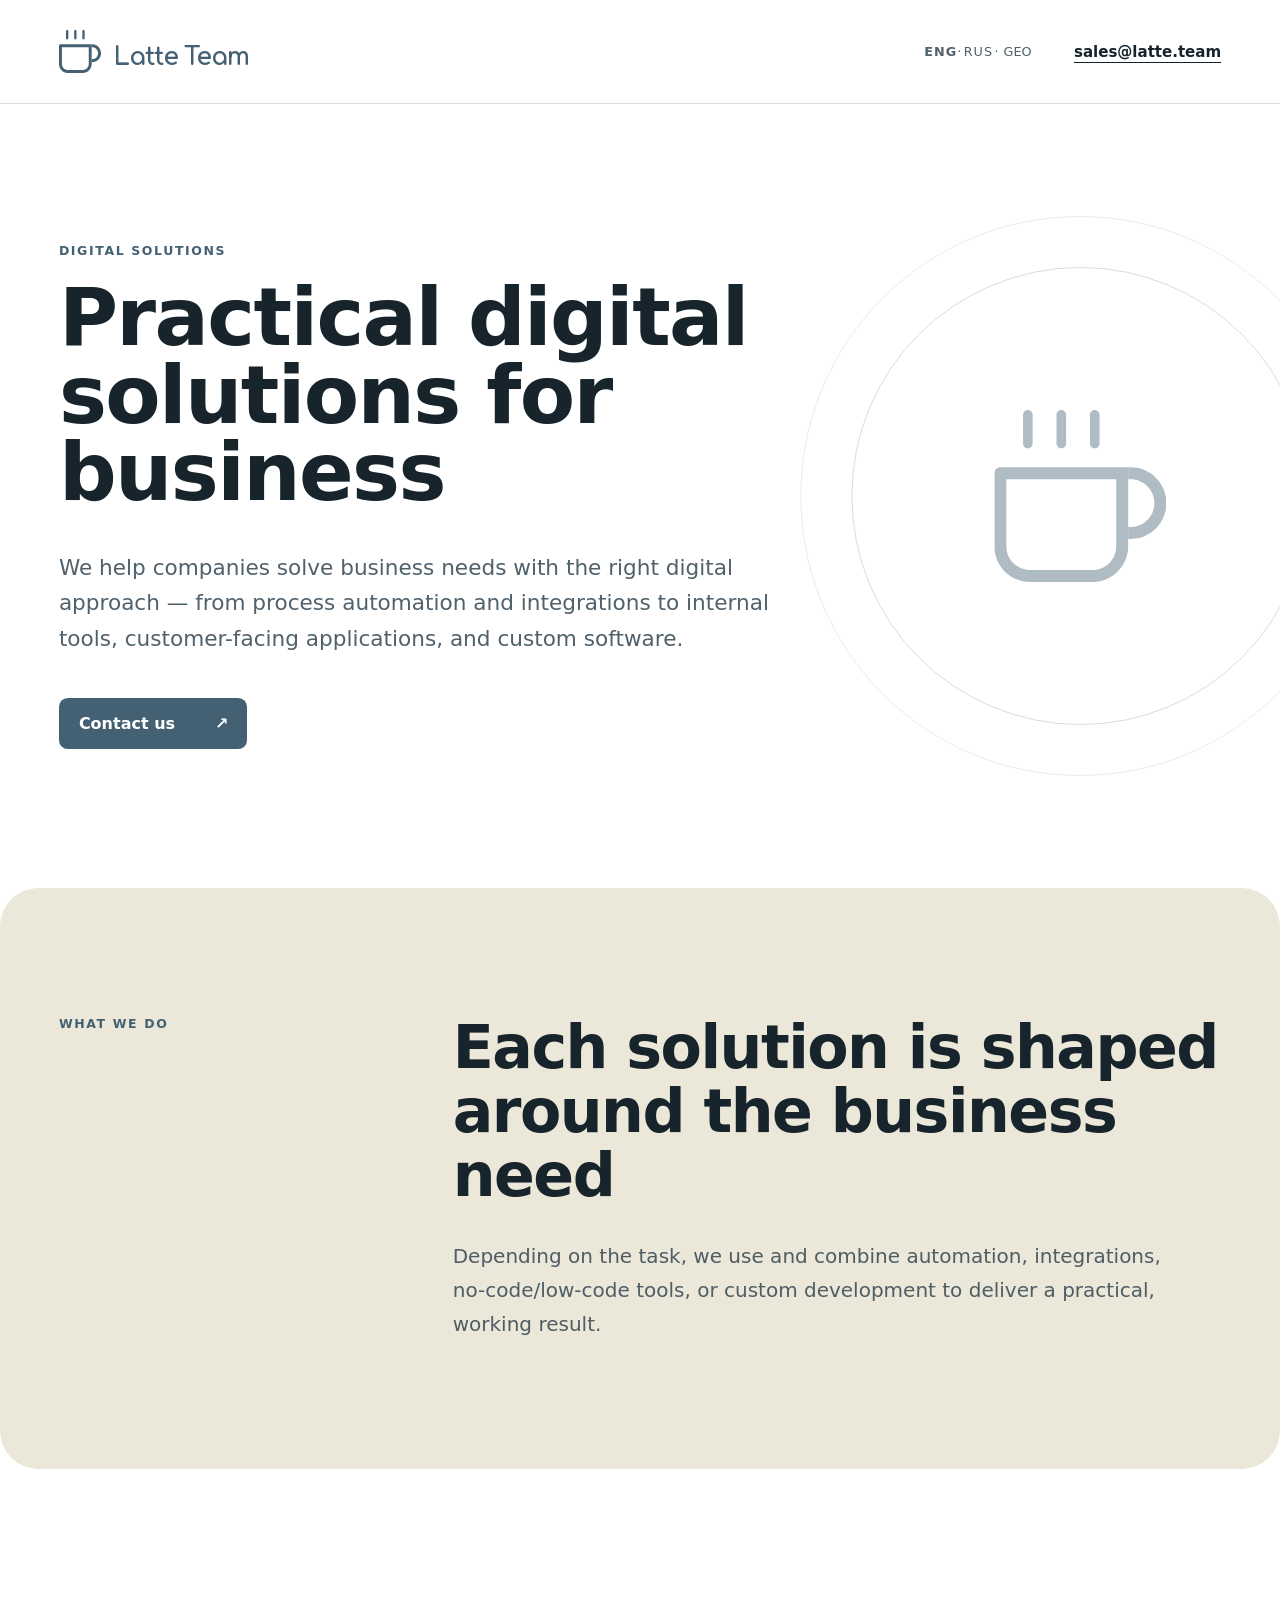
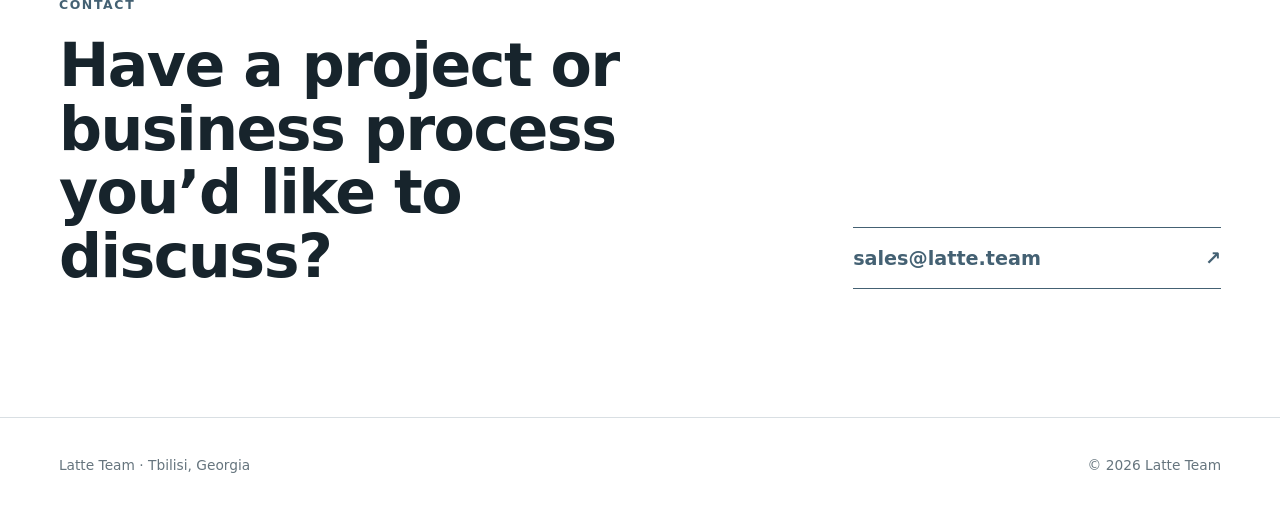
<file: index.html>
<!doctype html>
<html lang="en">
  <head>
    <meta charset="utf-8">
    <meta name="viewport" content="width=device-width, initial-scale=1">
    <meta
      http-equiv="Content-Security-Policy"
      content="default-src 'none'; style-src 'self'; img-src 'self'; font-src 'self'; base-uri 'none'; form-action 'none'"
    >
    <title>Latte Team — Digital Solutions for Business</title>
    <meta
      name="description"
      content="Latte Team helps companies solve business needs with automation, integrations, no-code/low-code tools, and custom software."
    >
    <link rel="canonical" href="https://latte.team/">
    <link rel="alternate" hreflang="en" href="https://latte.team/">
    <link rel="alternate" hreflang="ru" href="https://latte.team/ru/">
    <link rel="alternate" hreflang="ka" href="https://latte.team/ka/">
    <link rel="alternate" hreflang="x-default" href="https://latte.team/">
    <link rel="icon" href="/assets/latte-mark.svg" type="image/svg+xml">
    <link rel="alternate icon" href="/favicon.ico" type="image/x-icon">
    <link
      rel="preload"
      href="/assets/comfortaa-latin-700.woff2"
      as="font"
      type="font/woff2"
      crossorigin
    >

    <meta property="og:type" content="website">
    <meta property="og:site_name" content="Latte Team">
    <meta property="og:locale" content="en_US">
    <meta property="og:locale:alternate" content="ru_RU">
    <meta property="og:locale:alternate" content="ka_GE">
    <meta property="og:title" content="Latte Team — Digital Solutions for Business">
    <meta
      property="og:description"
      content="Practical digital solutions shaped around real business needs."
    >
    <meta property="og:url" content="https://latte.team/">
    <meta property="og:image" content="https://latte.team/assets/og-image.png">
    <meta property="og:image:secure_url" content="https://latte.team/assets/og-image.png">
    <meta property="og:image:type" content="image/png">
    <meta property="og:image:width" content="1200">
    <meta property="og:image:height" content="630">
    <meta property="og:image:alt" content="Latte Team — digital solutions for business">
    <meta name="twitter:card" content="summary_large_image">
    <meta name="twitter:title" content="Latte Team — Digital Solutions for Business">
    <meta
      name="twitter:description"
      content="Practical digital solutions shaped around real business needs."
    >
    <meta name="twitter:image" content="https://latte.team/assets/og-image.png">
    <meta name="twitter:image:alt" content="Latte Team — digital solutions for business">

    <link rel="stylesheet" href="/styles.css?v=04b78f107804">
  </head>
  <body>
    <a class="skip-link" href="#top">Skip to main content</a>
    <header class="site-header">
      <a class="brand" href="/" aria-label="Latte Team home">
        <img src="/assets/latte-mark.svg" width="42" height="42" alt="">
        <span>Latte Team</span>
      </a>
      <div class="header-actions">
        <nav class="language-switcher" aria-label="Language selection">
          <a href="/" lang="en" aria-current="page">ENG</a>
          <span aria-hidden="true">·</span>
          <a href="/ru/" lang="ru">RUS</a>
          <span aria-hidden="true">·</span>
          <a href="/ka/" lang="ka">GEO</a>
        </nav>
        <a class="header-contact" href="mailto:sales@latte.team">sales@latte.team</a>
      </div>
    </header>

    <main id="top" tabindex="-1">
      <section class="hero" aria-labelledby="hero-title">
        <div class="hero-copy">
          <p class="eyebrow">Digital solutions</p>
          <h1 id="hero-title">
            <span>Practical digital</span>
            <span>solutions for business</span>
          </h1>
          <p class="hero-intro">
            We help companies solve business needs with the right digital approach — from process
            automation and integrations to internal tools, customer-facing applications, and custom
            software.
          </p>
          <a class="primary-action" href="mailto:sales@latte.team">
            <span>Contact us</span>
            <span aria-hidden="true">↗</span>
          </a>
        </div>

        <div class="hero-mark" aria-hidden="true">
          <img src="/assets/latte-mark.svg" alt="">
        </div>
      </section>

      <section class="about" aria-labelledby="about-title">
        <p class="section-label">What we do</p>
        <div class="about-copy">
          <h2 id="about-title">
            Each solution is shaped around the business need
          </h2>
          <p>
            Depending on the task, we use and combine automation, integrations, no-code/low-code
            tools, or custom development to deliver a practical, working result.
          </p>
        </div>
      </section>

      <section class="contact" aria-labelledby="contact-title">
        <div>
          <p class="section-label">Contact</p>
          <h2 id="contact-title">Have a project or business process you’d like to discuss?</h2>
        </div>
        <a class="contact-email" href="mailto:sales@latte.team">
          <span>sales@latte.team</span>
          <span aria-hidden="true">↗</span>
        </a>
      </section>
    </main>

    <footer>
      <span>Latte Team · Tbilisi, Georgia</span>
      <span>© 2026 Latte Team</span>
    </footer>
  </body>
</html>
</file>
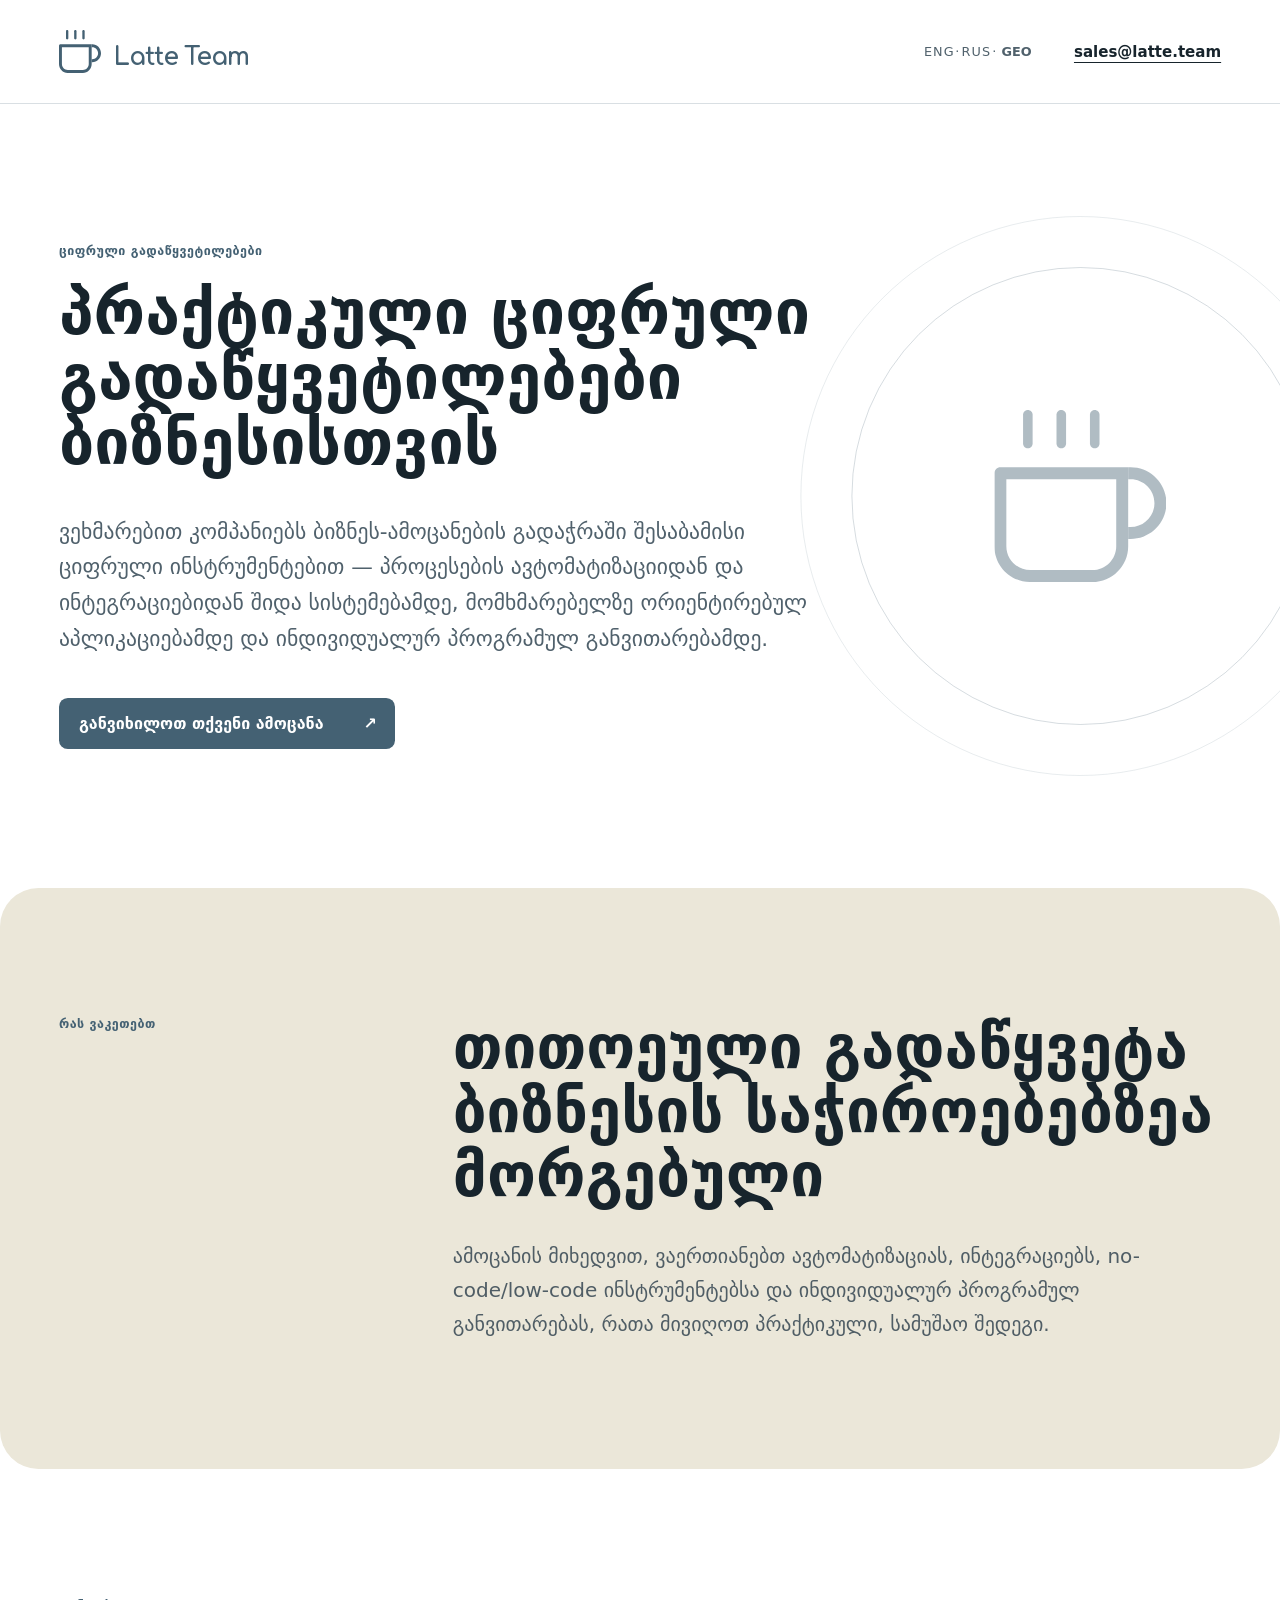
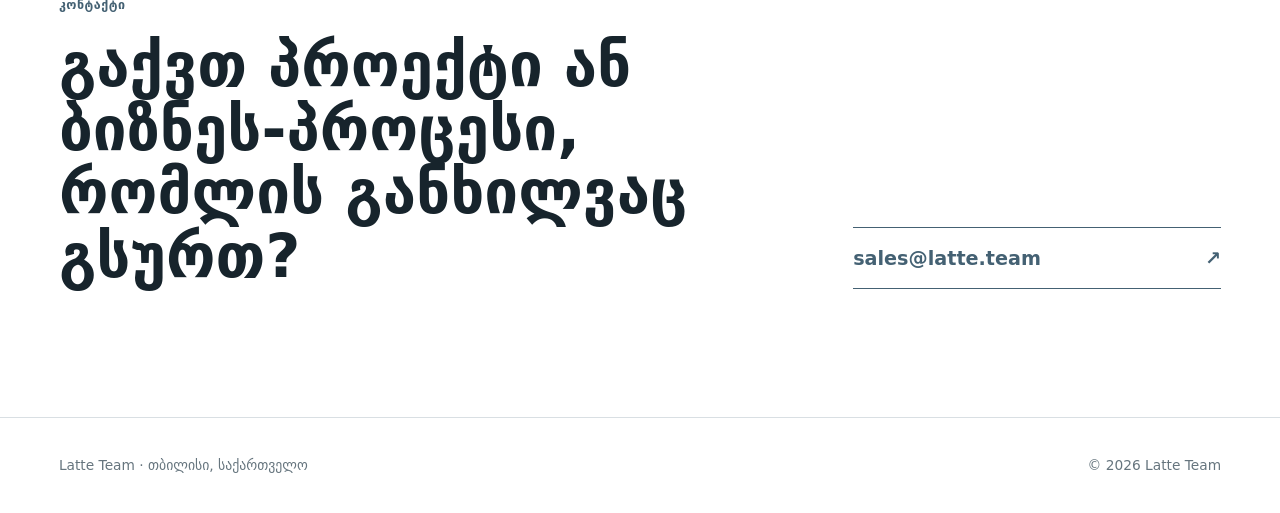
<file: ka/index.html>
<!doctype html>
<html lang="ka">
  <head>
    <meta charset="utf-8">
    <meta name="viewport" content="width=device-width, initial-scale=1">
    <meta
      http-equiv="Content-Security-Policy"
      content="default-src 'none'; style-src 'self'; img-src 'self'; font-src 'self'; base-uri 'none'; form-action 'none'"
    >
    <title>Latte Team — ციფრული გადაწყვეტილებები ბიზნესისთვის</title>
    <meta
      name="description"
      content="Latte Team ეხმარება კომპანიებს ბიზნეს-ამოცანების გადაჭრაში ავტომატიზაციით, ინტეგრაციებით, no-code/low-code ინსტრუმენტებითა და ინდივიდუალური პროგრამული განვითარებით."
    >
    <link rel="canonical" href="https://latte.team/ka/">
    <link rel="alternate" hreflang="en" href="https://latte.team/">
    <link rel="alternate" hreflang="ru" href="https://latte.team/ru/">
    <link rel="alternate" hreflang="ka" href="https://latte.team/ka/">
    <link rel="alternate" hreflang="x-default" href="https://latte.team/">
    <link rel="icon" href="/assets/latte-mark.svg" type="image/svg+xml">
    <link rel="alternate icon" href="/favicon.ico" type="image/x-icon">
    <link
      rel="preload"
      href="/assets/comfortaa-latin-700.woff2"
      as="font"
      type="font/woff2"
      crossorigin
    >

    <meta property="og:type" content="website">
    <meta property="og:site_name" content="Latte Team">
    <meta property="og:locale" content="ka_GE">
    <meta property="og:locale:alternate" content="en_US">
    <meta property="og:locale:alternate" content="ru_RU">
    <meta property="og:title" content="Latte Team — ციფრული გადაწყვეტილებები ბიზნესისთვის">
    <meta
      property="og:description"
      content="პრაქტიკული ციფრული გადაწყვეტილებები, რომლებიც ბიზნესის რეალურ საჭიროებებს ეფუძნება."
    >
    <meta property="og:url" content="https://latte.team/ka/">
    <meta property="og:image" content="https://latte.team/assets/og-image.png">
    <meta property="og:image:secure_url" content="https://latte.team/assets/og-image.png">
    <meta property="og:image:type" content="image/png">
    <meta property="og:image:width" content="1200">
    <meta property="og:image:height" content="630">
    <meta property="og:image:alt" content="Latte Team — ციფრული გადაწყვეტილებები ბიზნესისთვის">
    <meta name="twitter:card" content="summary_large_image">
    <meta name="twitter:title" content="Latte Team — ციფრული გადაწყვეტილებები ბიზნესისთვის">
    <meta
      name="twitter:description"
      content="პრაქტიკული ციფრული გადაწყვეტილებები, რომლებიც ბიზნესის რეალურ საჭიროებებს ეფუძნება."
    >
    <meta name="twitter:image" content="https://latte.team/assets/og-image.png">
    <meta name="twitter:image:alt" content="Latte Team — ციფრული გადაწყვეტილებები ბიზნესისთვის">

    <link rel="stylesheet" href="/styles.css?v=04b78f107804">
  </head>
  <body>
    <a class="skip-link" href="#top">მთავარ შინაარსზე გადასვლა</a>
    <header class="site-header">
      <a class="brand" href="/ka/" aria-label="Latte Team — მთავარ გვერდზე">
        <img src="/assets/latte-mark.svg" width="42" height="42" alt="">
        <span>Latte Team</span>
      </a>
      <div class="header-actions">
        <nav class="language-switcher" aria-label="ენის არჩევა">
          <a href="/" lang="en">ENG</a>
          <span aria-hidden="true">·</span>
          <a href="/ru/" lang="ru">RUS</a>
          <span aria-hidden="true">·</span>
          <a href="/ka/" lang="ka" aria-current="page">GEO</a>
        </nav>
        <a class="header-contact" href="mailto:sales@latte.team">sales@latte.team</a>
      </div>
    </header>

    <main id="top" tabindex="-1">
      <section class="hero" aria-labelledby="hero-title">
        <div class="hero-copy">
          <p class="eyebrow">ციფრული გადაწყვეტილებები</p>
          <h1 id="hero-title">
            <span>პრაქტიკული ციფრული</span>
            <span>გადაწყვეტილებები ბიზნესისთვის</span>
          </h1>
          <p class="hero-intro">
            ვეხმარებით კომპანიებს ბიზნეს-ამოცანების გადაჭრაში შესაბამისი ციფრული ინსტრუმენტებით —
            პროცესების ავტომატიზაციიდან და ინტეგრაციებიდან შიდა სისტემებამდე, მომხმარებელზე
            ორიენტირებულ აპლიკაციებამდე და ინდივიდუალურ პროგრამულ განვითარებამდე.
          </p>
          <a class="primary-action" href="mailto:sales@latte.team">
            <span>განვიხილოთ თქვენი ამოცანა</span>
            <span aria-hidden="true">↗</span>
          </a>
        </div>

        <div class="hero-mark" aria-hidden="true">
          <img src="/assets/latte-mark.svg" alt="">
        </div>
      </section>

      <section class="about" aria-labelledby="about-title">
        <p class="section-label">რას ვაკეთებთ</p>
        <div class="about-copy">
          <h2 id="about-title">თითოეული გადაწყვეტა ბიზნესის საჭიროებებზეა მორგებული</h2>
          <p>
            ამოცანის მიხედვით, ვაერთიანებთ ავტომატიზაციას, ინტეგრაციებს, no-code/low-code
            ინსტრუმენტებსა და ინდივიდუალურ პროგრამულ განვითარებას, რათა მივიღოთ პრაქტიკული,
            სამუშაო შედეგი.
          </p>
        </div>
      </section>

      <section class="contact" aria-labelledby="contact-title">
        <div>
          <p class="section-label">კონტაქტი</p>
          <h2 id="contact-title">გაქვთ პროექტი ან ბიზნეს-პროცესი, რომლის განხილვაც გსურთ?</h2>
        </div>
        <a class="contact-email" href="mailto:sales@latte.team">
          <span>sales@latte.team</span>
          <span aria-hidden="true">↗</span>
        </a>
      </section>
    </main>

    <footer>
      <span>Latte Team · თბილისი, საქართველო</span>
      <span>© 2026 Latte Team</span>
    </footer>
  </body>
</html>
</file>
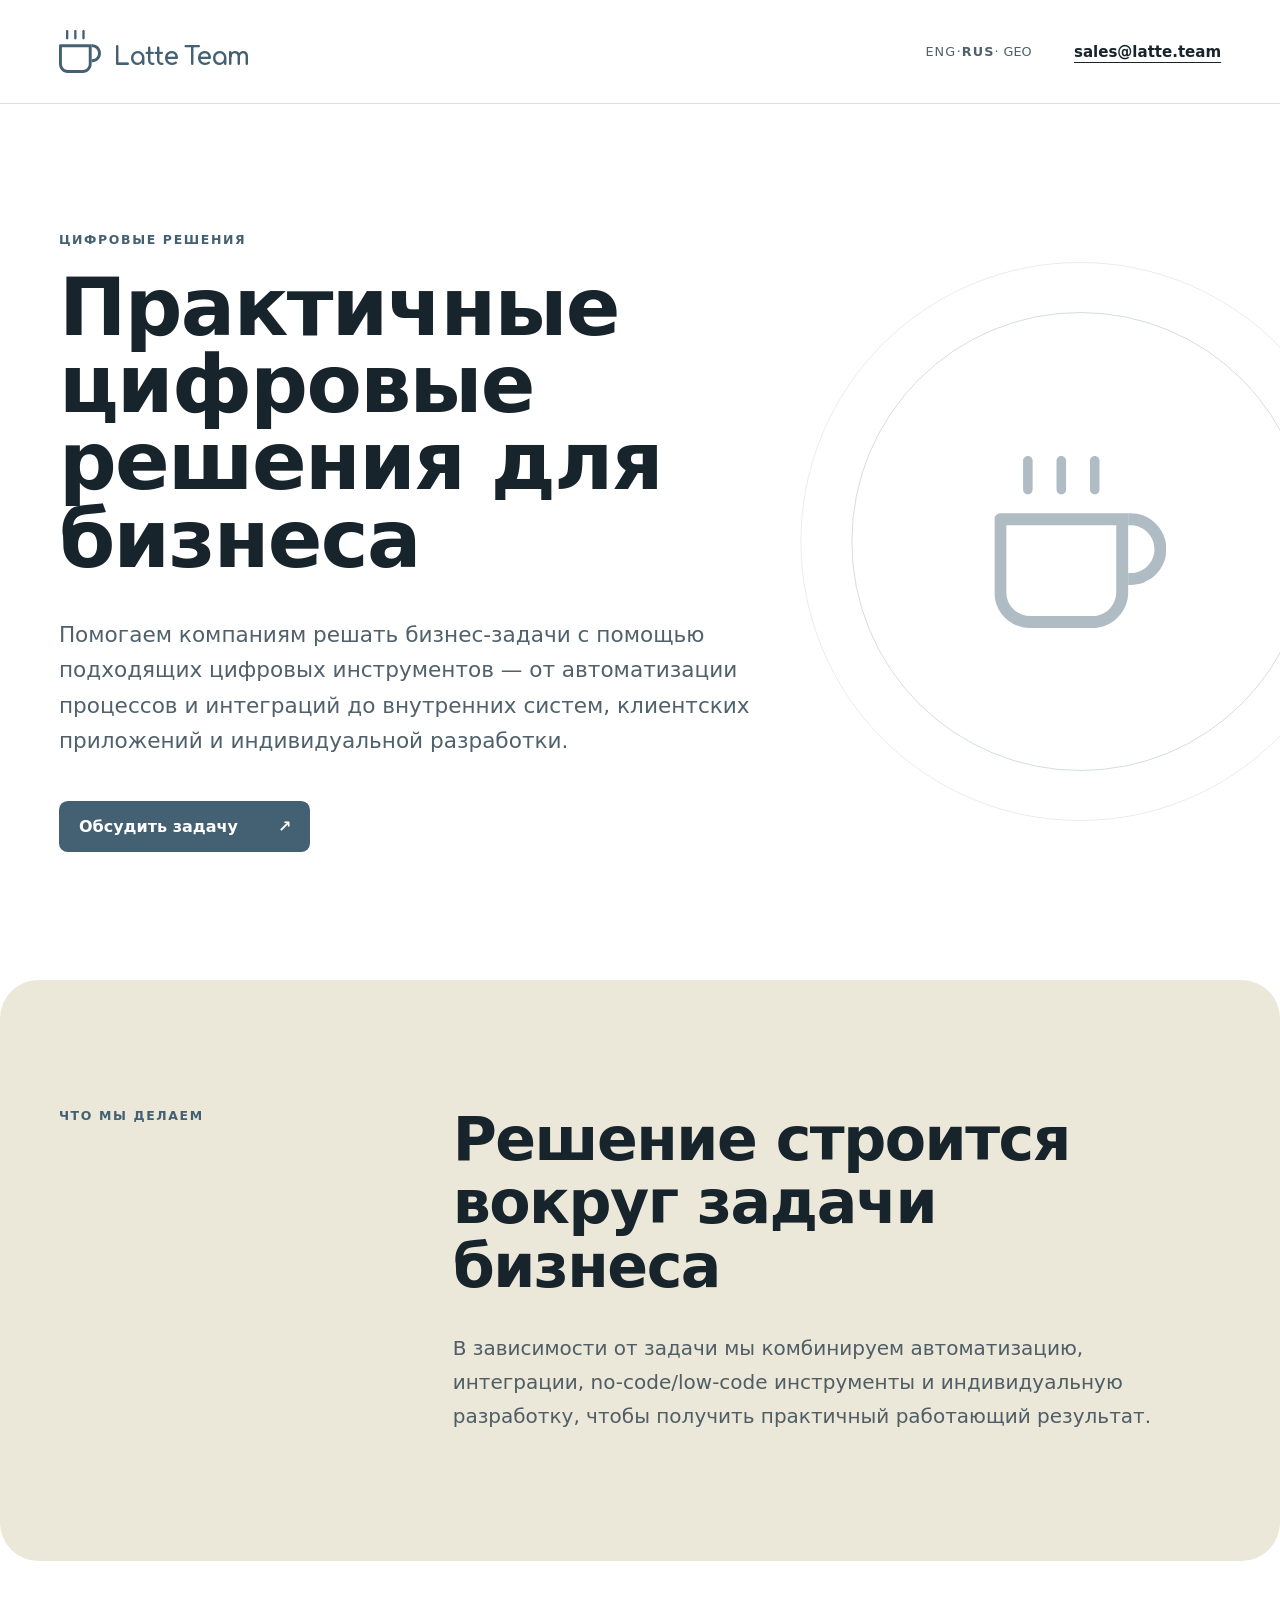
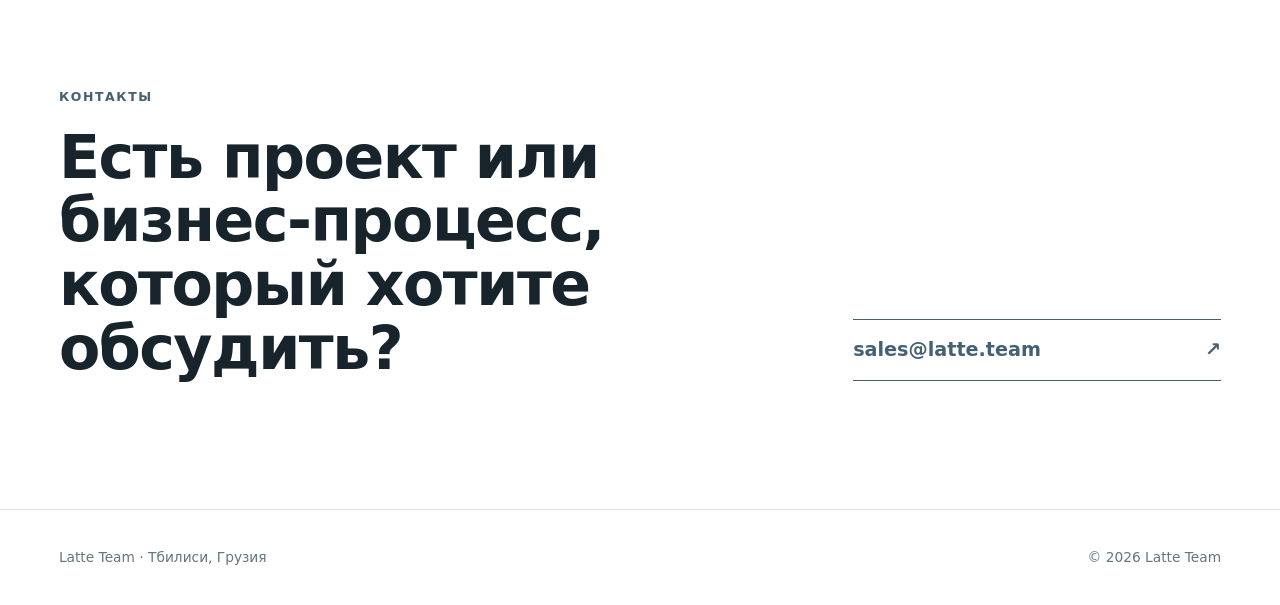
<file: ru/index.html>
<!doctype html>
<html lang="ru">
  <head>
    <meta charset="utf-8">
    <meta name="viewport" content="width=device-width, initial-scale=1">
    <meta
      http-equiv="Content-Security-Policy"
      content="default-src 'none'; style-src 'self'; img-src 'self'; font-src 'self'; base-uri 'none'; form-action 'none'"
    >
    <title>Latte Team — Цифровые решения для бизнеса</title>
    <meta
      name="description"
      content="Latte Team помогает компаниям решать бизнес-задачи с помощью автоматизации, интеграций, no-code/low-code инструментов и индивидуальной разработки."
    >
    <link rel="canonical" href="https://latte.team/ru/">
    <link rel="alternate" hreflang="en" href="https://latte.team/">
    <link rel="alternate" hreflang="ru" href="https://latte.team/ru/">
    <link rel="alternate" hreflang="ka" href="https://latte.team/ka/">
    <link rel="alternate" hreflang="x-default" href="https://latte.team/">
    <link rel="icon" href="/assets/latte-mark.svg" type="image/svg+xml">
    <link rel="alternate icon" href="/favicon.ico" type="image/x-icon">
    <link
      rel="preload"
      href="/assets/comfortaa-latin-700.woff2"
      as="font"
      type="font/woff2"
      crossorigin
    >

    <meta property="og:type" content="website">
    <meta property="og:site_name" content="Latte Team">
    <meta property="og:locale" content="ru_RU">
    <meta property="og:locale:alternate" content="en_US">
    <meta property="og:locale:alternate" content="ka_GE">
    <meta property="og:title" content="Latte Team — Цифровые решения для бизнеса">
    <meta
      property="og:description"
      content="Практичные цифровые решения, построенные вокруг задач бизнеса."
    >
    <meta property="og:url" content="https://latte.team/ru/">
    <meta property="og:image" content="https://latte.team/assets/og-image.png">
    <meta property="og:image:secure_url" content="https://latte.team/assets/og-image.png">
    <meta property="og:image:type" content="image/png">
    <meta property="og:image:width" content="1200">
    <meta property="og:image:height" content="630">
    <meta property="og:image:alt" content="Latte Team — цифровые решения для бизнеса">
    <meta name="twitter:card" content="summary_large_image">
    <meta name="twitter:title" content="Latte Team — Цифровые решения для бизнеса">
    <meta
      name="twitter:description"
      content="Практичные цифровые решения, построенные вокруг задач бизнеса."
    >
    <meta name="twitter:image" content="https://latte.team/assets/og-image.png">
    <meta name="twitter:image:alt" content="Latte Team — цифровые решения для бизнеса">

    <link rel="stylesheet" href="/styles.css?v=04b78f107804">
  </head>
  <body>
    <a class="skip-link" href="#top">Перейти к содержанию</a>
    <header class="site-header">
      <a class="brand" href="/ru/" aria-label="Latte Team — на главную">
        <img src="/assets/latte-mark.svg" width="42" height="42" alt="">
        <span>Latte Team</span>
      </a>
      <div class="header-actions">
        <nav class="language-switcher" aria-label="Выбор языка">
          <a href="/" lang="en">ENG</a>
          <span aria-hidden="true">·</span>
          <a href="/ru/" lang="ru" aria-current="page">RUS</a>
          <span aria-hidden="true">·</span>
          <a href="/ka/" lang="ka">GEO</a>
        </nav>
        <a class="header-contact" href="mailto:sales@latte.team">sales@latte.team</a>
      </div>
    </header>

    <main id="top" tabindex="-1">
      <section class="hero" aria-labelledby="hero-title">
        <div class="hero-copy">
          <p class="eyebrow">Цифровые решения</p>
          <h1 id="hero-title">
            <span>Практичные цифровые</span>
            <span>решения для бизнеса</span>
          </h1>
          <p class="hero-intro">
            Помогаем компаниям решать бизнес-задачи с помощью подходящих цифровых инструментов —
            от автоматизации процессов и интеграций до внутренних систем, клиентских приложений и
            индивидуальной разработки.
          </p>
          <a class="primary-action" href="mailto:sales@latte.team">
            <span>Обсудить задачу</span>
            <span aria-hidden="true">↗</span>
          </a>
        </div>

        <div class="hero-mark" aria-hidden="true">
          <img src="/assets/latte-mark.svg" alt="">
        </div>
      </section>

      <section class="about" aria-labelledby="about-title">
        <p class="section-label">Что мы делаем</p>
        <div class="about-copy">
          <h2 id="about-title">Решение строится вокруг задачи бизнеса</h2>
          <p>
            В зависимости от задачи мы комбинируем автоматизацию, интеграции, no-code/low-code
            инструменты и индивидуальную разработку, чтобы получить практичный работающий
            результат.
          </p>
        </div>
      </section>

      <section class="contact" aria-labelledby="contact-title">
        <div>
          <p class="section-label">Контакты</p>
          <h2 id="contact-title">Есть проект или бизнес-процесс, который хотите обсудить?</h2>
        </div>
        <a class="contact-email" href="mailto:sales@latte.team">
          <span>sales@latte.team</span>
          <span aria-hidden="true">↗</span>
        </a>
      </section>
    </main>

    <footer>
      <span>Latte Team · Тбилиси, Грузия</span>
      <span>© 2026 Latte Team</span>
    </footer>
  </body>
</html>
</file>
<file: styles.css>
@font-face {
  font-family: "Comfortaa";
  src: url("assets/comfortaa-latin-700.woff2") format("woff2");
  font-style: normal;
  font-weight: 700;
  font-display: swap;
  unicode-range: U+0000-00FF, U+0131, U+0152-0153, U+02BB-02BC, U+02C6, U+02DA, U+02DC,
    U+0304, U+0308, U+0329, U+2000-206F, U+20AC, U+2122, U+2191, U+2193, U+2212, U+2215,
    U+FEFF, U+FFFD;
}

:root {
  --ink: #17242c;
  --brand: #446173;
  --brand-deep: #344f60;
  --brand-soft: #b9d9ed;
  --cream: #ebe7d9;
  --white: #ffffff;
  --line: rgba(68, 97, 115, 0.2);
  --focus-ring: #075978;
  --page-pad: clamp(1.25rem, 4.6vw, 4.75rem);
  --content: 88rem;
}

*,
*::before,
*::after {
  box-sizing: border-box;
}

html {
  scroll-behavior: smooth;
}

body {
  margin: 0;
  color: var(--ink);
  background: var(--white);
  font-family: system-ui, -apple-system, BlinkMacSystemFont, "Segoe UI", sans-serif;
  font-synthesis: none;
  -webkit-font-smoothing: antialiased;
}

a {
  color: inherit;
  -webkit-tap-highlight-color: rgba(68, 97, 115, 0.22);
  transition: opacity 120ms ease;
}

a:active {
  opacity: 0.68;
}

.skip-link {
  position: fixed;
  top: 0.75rem;
  left: var(--page-pad);
  right: var(--page-pad);
  z-index: 20;
  width: fit-content;
  max-width: calc(100% - (2 * var(--page-pad)));
  padding: 0.75rem 1rem;
  border-radius: 0.35rem;
  color: var(--white);
  background: var(--brand-deep);
  font-weight: 700;
  text-decoration: none;
  transform: translateY(calc(-100% - 1rem));
  transition: transform 120ms ease;
}

.skip-link:focus {
  outline-color: var(--white);
  box-shadow: 0 0 0 7px var(--focus-ring);
  transform: translateY(0);
}

.skip-link:focus-visible {
  outline-color: var(--white);
  box-shadow: 0 0 0 7px var(--focus-ring);
  transform: translateY(0);
}

.site-header,
main,
footer {
  width: min(100%, var(--content));
  margin-inline: auto;
}

.site-header {
  min-height: 6.5rem;
  display: flex;
  flex-wrap: wrap;
  align-items: center;
  justify-content: space-between;
  gap: 2rem;
  padding: 1.25rem var(--page-pad);
  border-bottom: 1px solid var(--line);
}

.brand {
  display: inline-flex;
  align-items: center;
  gap: 0.8rem;
  text-decoration: none;
}

.brand img {
  width: 2.65rem;
  height: 2.65rem;
}

.brand span {
  color: var(--brand);
  font-family: "Comfortaa", ui-rounded, sans-serif;
  font-size: clamp(1.25rem, 2vw, 1.55rem);
  font-weight: 700;
  letter-spacing: -0.04em;
  transform: translateY(0.36rem);
}

.header-contact {
  font-size: 0.94rem;
  font-weight: 600;
  text-decoration-thickness: 1px;
  text-underline-offset: 0.32rem;
}

.header-actions {
  min-width: 0;
  max-width: 100%;
  display: flex;
  align-items: center;
  gap: clamp(1.25rem, 3vw, 2.5rem);
  margin-left: auto;
}

.language-switcher {
  min-width: 0;
  max-width: 100%;
  display: inline-flex;
  flex-wrap: wrap;
  align-items: center;
  justify-content: flex-end;
  gap: 0;
  color: #50616c;
  font-size: 0.8rem;
  font-weight: 500;
  letter-spacing: 0.08em;
  white-space: nowrap;
}

.language-switcher a {
  min-width: 32px;
  min-height: 40px;
  display: inline-grid;
  place-items: center;
  border-radius: 999px;
  text-decoration: none;
  transition: color 120ms ease, background-color 120ms ease, opacity 120ms ease;
}

.language-switcher a[aria-current="page"] {
  font-weight: 700;
}

.language-switcher a:not([aria-current="page"]):hover {
  color: var(--ink);
}

.language-switcher a[lang="ka"] {
  padding-inline: 0.25rem;
  letter-spacing: normal;
}

.hero {
  position: relative;
  min-height: min(49rem, calc(100vh - 6.5rem));
  min-height: min(49rem, calc(100dvh - 6.5rem));
  display: grid;
  grid-template-columns: minmax(0, 1.65fr) minmax(16rem, 0.45fr);
  align-items: center;
  gap: clamp(2rem, 7vw, 8rem);
  padding: clamp(5rem, 10vw, 9rem) var(--page-pad);
  overflow: hidden;
}

.hero-copy {
  position: relative;
  z-index: 2;
  max-width: 58rem;
}

.eyebrow,
.section-label {
  margin: 0 0 1.35rem;
  color: var(--brand);
  font-size: 0.78rem;
  font-weight: 700;
  letter-spacing: 0.13em;
  text-transform: uppercase;
}

h1,
h2,
p {
  overflow-wrap: anywhere;
  text-wrap: pretty;
}

h1 {
  margin: 0;
  font-size: clamp(3.15rem, 6.3vw, 5.7rem);
  font-weight: 600;
  letter-spacing: -0.02em;
  line-height: 0.96;
}

h1 span {
  display: block;
}

html[lang="ka"] h1,
html[lang="ka"] h2 {
  letter-spacing: 0;
}

html[lang="ka"] .eyebrow,
html[lang="ka"] .section-label {
  letter-spacing: 0.04em;
  text-transform: none;
}

html[lang="ka"] h1 {
  line-height: 1.04;
}

@media (min-width: 1051px) {
  html[lang="ka"] h1 {
    font-size: clamp(3.15rem, 4.9vw, 4.5rem);
  }
}

.hero-intro {
  max-width: 48rem;
  margin: 2.4rem 0 0;
  color: #50616c;
  font-size: clamp(1.08rem, 2vw, 1.35rem);
  line-height: 1.65;
}

.primary-action {
  width: fit-content;
  max-width: 100%;
  min-width: 0;
  display: inline-flex;
  align-items: center;
  justify-content: space-between;
  gap: 2.5rem;
  margin-top: 2.6rem;
  padding: 1rem 1.15rem 1rem 1.25rem;
  border-radius: 0.55rem;
  color: var(--white);
  background: var(--brand);
  font-weight: 700;
  text-decoration: none;
  transition: transform 160ms ease, background 160ms ease;
}

.primary-action span:first-child,
.contact-email span:first-child {
  min-width: 0;
  overflow-wrap: anywhere;
}

.primary-action span[aria-hidden="true"],
.contact-email span[aria-hidden="true"] {
  flex: 0 0 auto;
}

.primary-action:hover {
  background: var(--brand-deep);
  transform: translateY(-2px);
}

.primary-action:active {
  opacity: 1;
  background: var(--ink);
  transform: translateY(1px);
}

.hero-mark {
  position: relative;
  justify-self: end;
  width: min(28vw, 26rem);
  aspect-ratio: 1;
  display: grid;
  place-items: center;
  border-radius: 50%;
  transform: translateX(clamp(1rem, 3vw, 3rem));
}

.hero-mark::before,
.hero-mark::after {
  content: "";
  position: absolute;
  border-radius: 50%;
  border: 1px solid rgba(68, 97, 115, 0.14);
}

.hero-mark::before {
  inset: -14%;
  border-color: rgba(68, 97, 115, 0.22);
}

.hero-mark::after {
  inset: -28%;
  border-color: rgba(68, 97, 115, 0.12);
}

.hero-mark img {
  width: 48%;
  height: 48%;
  opacity: 0.42;
}

.about {
  display: grid;
  grid-template-columns: minmax(10rem, 0.55fr) minmax(0, 1.45fr);
  gap: clamp(3rem, 8vw, 9rem);
  padding: clamp(5rem, 10vw, 9rem) var(--page-pad);
  border-radius: clamp(0rem, 3vw, 2.5rem);
  background: var(--cream);
}

.about h2,
.contact h2 {
  margin: 0;
  font-size: clamp(2.2rem, 4.7vw, 4.65rem);
  font-weight: 600;
  letter-spacing: -0.025em;
  line-height: 1.06;
}

.about-copy p {
  max-width: 48rem;
  margin: 2rem 0 0;
  color: #4f5d65;
  font-size: clamp(1.05rem, 1.8vw, 1.25rem);
  line-height: 1.7;
}

.contact {
  display: grid;
  grid-template-columns: minmax(0, 1fr) auto;
  align-items: end;
  gap: clamp(3rem, 8vw, 8rem);
  padding: clamp(5rem, 10vw, 9rem) var(--page-pad);
}

.contact h2 {
  max-width: 16ch;
}

.contact-email {
  width: 23rem;
  max-width: 100%;
  min-width: 0;
  display: flex;
  align-items: center;
  justify-content: space-between;
  justify-self: end;
  gap: 2rem;
  padding: 1.15rem 0;
  border-top: 1px solid var(--brand);
  border-bottom: 1px solid var(--brand);
  color: var(--brand);
  font-size: clamp(1rem, 1.8vw, 1.2rem);
  font-weight: 700;
  text-decoration: none;
}

.error-layout {
  min-height: 100vh;
  min-height: 100svh;
  display: flex;
  flex-direction: column;
}

.error-main {
  flex: 1;
  display: grid;
  align-items: center;
  padding: clamp(5rem, 10vw, 9rem) var(--page-pad);
}

.error-copy {
  max-width: 48rem;
}

.error-copy .hero-intro span {
  display: block;
  margin-top: 0.5rem;
}

.error-actions {
  display: flex;
  align-items: center;
  flex-wrap: wrap;
  gap: 1.5rem;
}

.secondary-action {
  margin-top: 2.6rem;
  padding: 0.75rem 0;
  color: var(--brand);
  font-weight: 700;
  text-underline-offset: 0.3rem;
}

footer {
  min-height: 6rem;
  display: flex;
  align-items: center;
  justify-content: space-between;
  gap: 1.5rem;
  padding: 1.5rem var(--page-pad);
  border-top: 1px solid var(--line);
  color: #66757e;
  font-size: 0.86rem;
}

:focus-visible {
  outline: 3px solid var(--focus-ring);
  outline-offset: 4px;
}

.primary-action:focus-visible {
  outline-color: var(--white);
  box-shadow: 0 0 0 7px var(--focus-ring);
}

@media (max-width: 1050px) {
  .hero {
    grid-template-columns: minmax(0, 1fr) 15rem;
    gap: 2rem;
  }

  h1 {
    font-size: clamp(2.6rem, 6.2vw, 4.2rem);
  }
}

@media (max-width: 960px) {
  .hero {
    grid-template-columns: 1fr;
  }

  .hero-mark {
    display: none;
  }

  .contact {
    grid-template-columns: 1fr;
    align-items: start;
    gap: 2.5rem;
  }

  .contact-email {
    justify-self: end;
  }
}

@media (max-width: 800px) {
  .site-header {
    min-height: 5.5rem;
    gap: 1rem;
  }

  .header-contact {
    display: none;
  }

  .hero {
    min-height: auto;
    padding-top: 4.75rem;
    padding-bottom: 5.5rem;
  }

  h1 {
    font-size: clamp(1.7rem, 8vw, 2.4rem);
  }

  .hero-intro {
    margin-top: 1.8rem;
  }

  .about {
    grid-template-columns: 1fr;
    gap: 2rem;
  }

  .contact-email {
    width: fit-content;
    max-width: 100%;
    justify-content: flex-start;
    gap: 2.25rem;
    padding-block: 0.9rem;
  }

  footer {
    align-items: flex-start;
    flex-direction: column;
  }

}

@media (max-width: 380px) {
  .brand {
    gap: 0.6rem;
  }

  .brand span {
    font-size: 1.1rem;
  }

}

@media (prefers-reduced-motion: reduce) {
  html {
    scroll-behavior: auto;
  }

  a,
  .primary-action,
  .skip-link,
  .language-switcher a {
    transition: none;
  }
}
</file>
